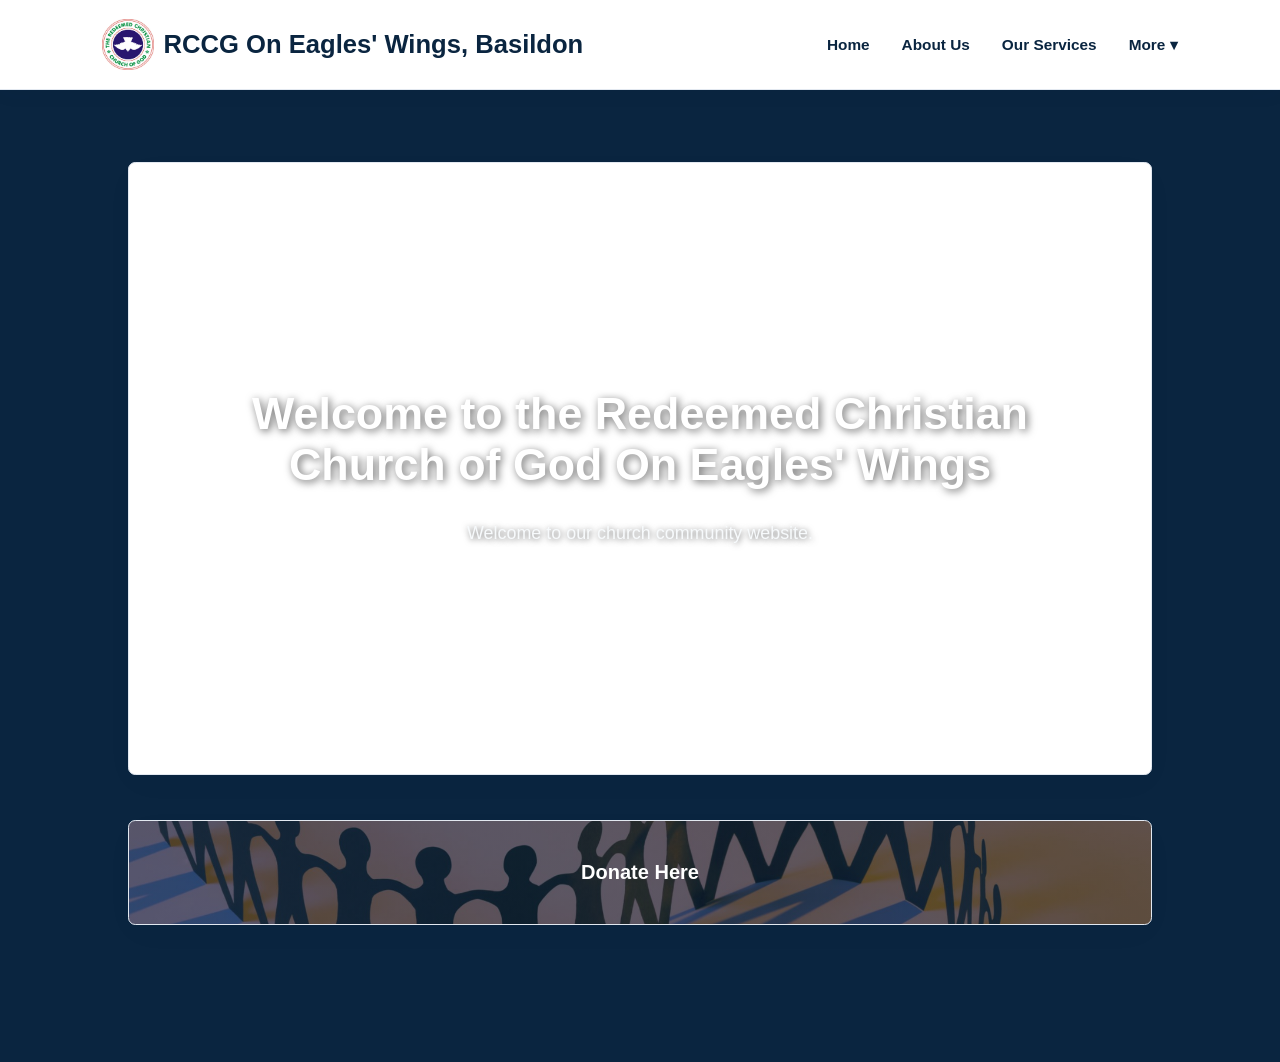
<file: index.html>
<!DOCTYPE html>
<html lang="en">
<head>
    <meta charset="UTF-8">
    <meta name="viewport" content="width=device-width, initial-scale=1.0">
    <title>On Eagles Wings</title>
    <meta name="description" content="Welcome to On Eagles Wings. Discover our mission, upcoming community programs, and how you can get involved.">
    <link rel="stylesheet" href="stylesheets.css">
    <link rel="icon" type="image/jpg" href="Assets/rccg logo.jpg" />
</head>
<body>
    
<header id="Menubar">
    
<div class="rccg_logo">
     <a href="index.html" class="logo">
   <img src="Assets/rccg logo.jpg" id="sitelogo" /> <p>RCCG On Eagles' Wings, Basildon</p>
     </a>
  </div>

<div class="menulinks-wrapper">
    <a href="index.html">Home</a>
    <a href="about.html">About Us</a>
    <a href="services.html">Our Services</a>
    
    <div class="dropdown">
        <button class="dropbtn">More ▾</button>
        <div class="dropdown-content">
            <a href="contact.html">Contact Us</a>
            <a href="donations.html">Donate Here</a>
        </div>
    </div>
</div>
    
</header>

    <div class="Contentarea" id="homepage">
        <h1>Welcome to the Redeemed Christian Church of God On Eagles' Wings</h1>
        <p>Welcome to our church community website.</p>
    </div>
<div class="Contentarea" id="donhere">
        <a href="donations.html">Donate Here</a>
    </div>
    
</body>
</html>
</file>
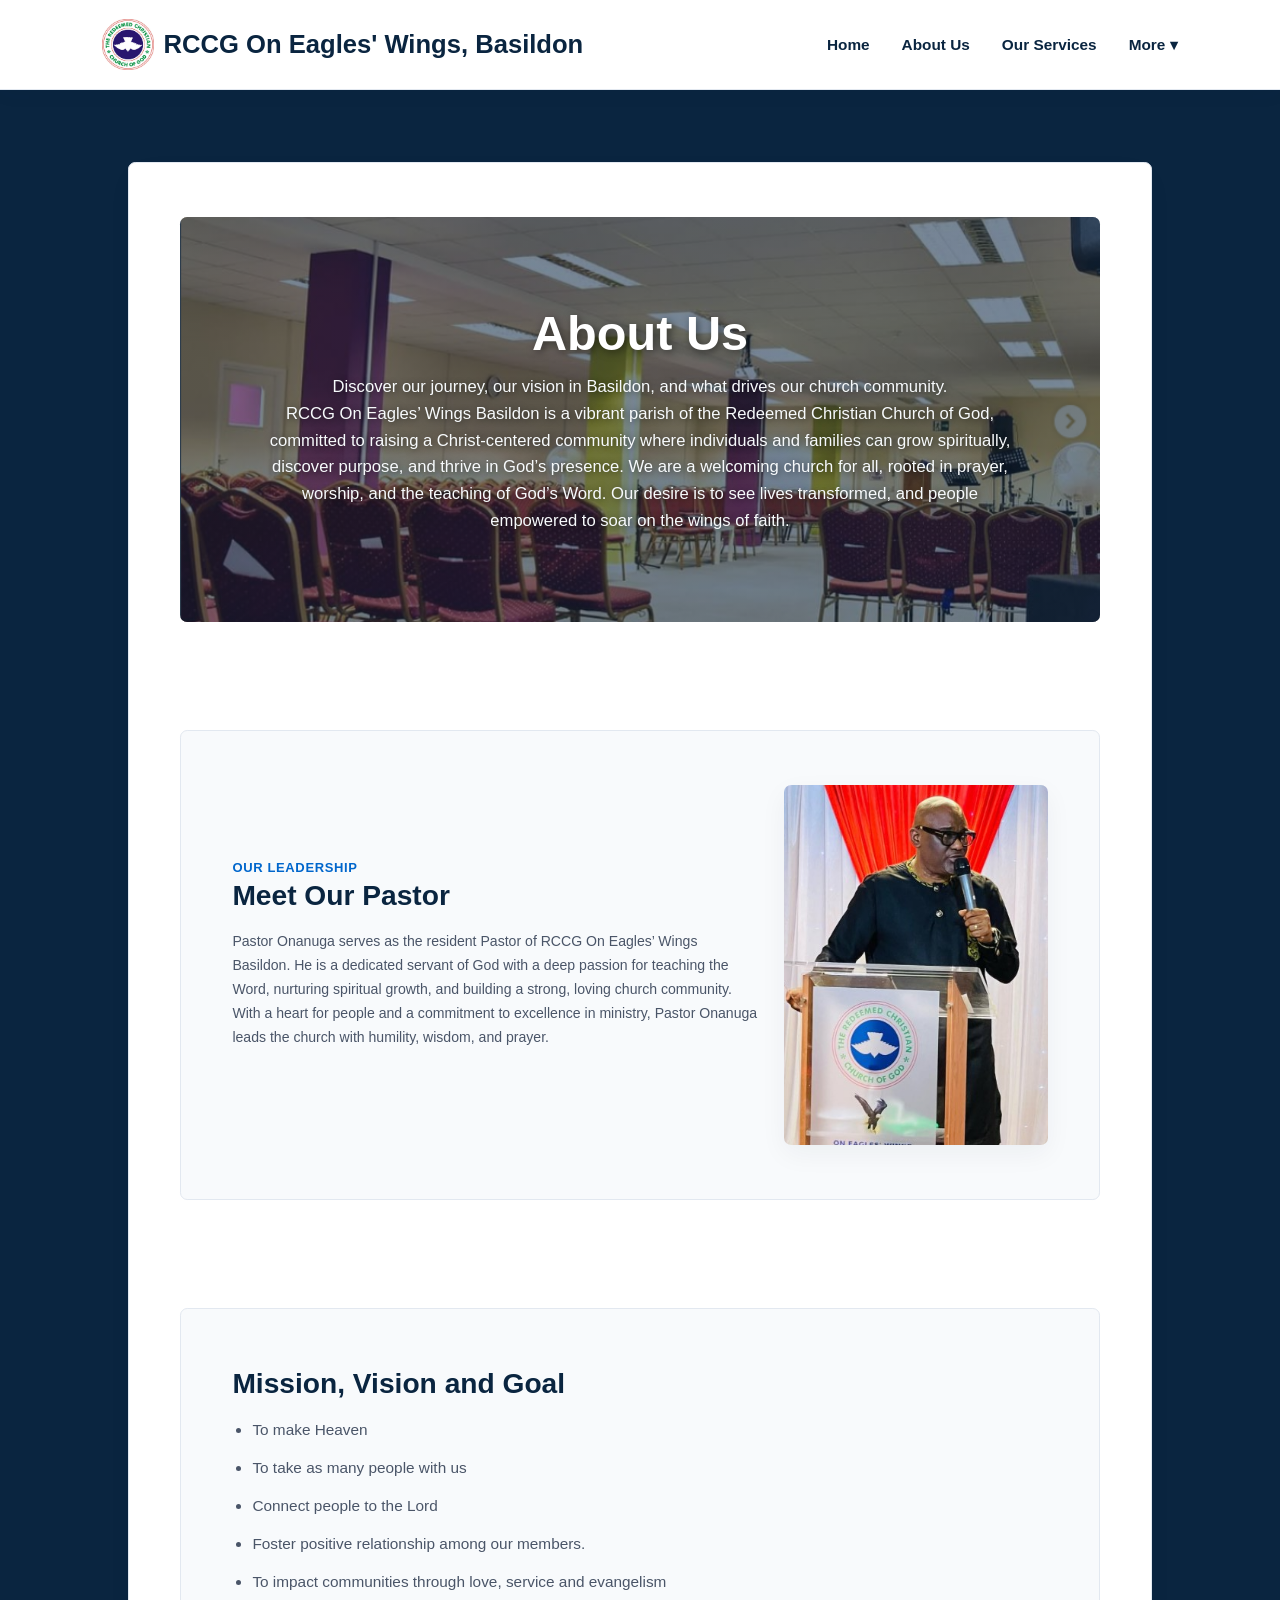
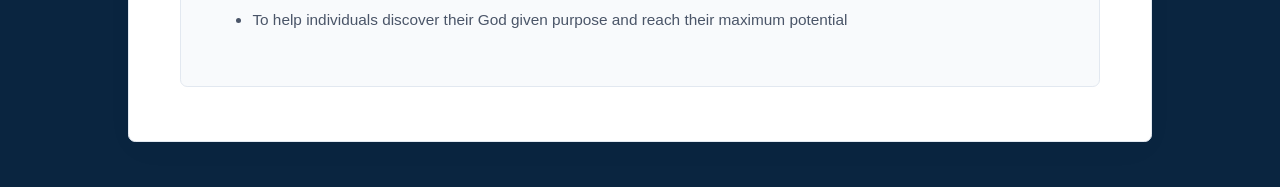
<file: about.html>
<!DOCTYPE html>
<html lang="en">
<head>
    <meta charset="UTF-8">
    <meta name="viewport" content="width=device-width, initial-scale=1.0">
    <title>On Eagles Wings</title>
    <meta name="description" content="Welcome to On Eagles Wings. Discover our mission, upcoming community programs, and how you can get involved.">
    <link rel="stylesheet" href="stylesheets.css">
    <link rel="icon" type="image/jpg" href="Assets/rccg logo.jpg" />
</head>
<body>
    
    <header id="Menubar">

<div class="rccg_logo">
     <a href="index.html" class="logo">
   <img src="Assets/rccg logo.jpg" id="sitelogo" /> <p>RCCG On Eagles' Wings, Basildon</p>
     </a>
  </div>
        
        <div class="menulinks-wrapper">
            <a href="index.html">Home</a>
            <a href="about.html">About Us</a>
            <a href="services.html">Our Services</a>
            
            <div class="dropdown">
                <button class="dropbtn">More ▾</button>
                <div class="dropdown-content">
                    <a href="contact.html">Contact Us</a>
                    <a href="donations.html">Donate Here</a>
                </div>
            </div>
        </div>
    </header>

<div class="Contentarea" id="aboutpage">
    <div class="image-text">
        <img src="Assets/about-us-background-image.png" alt="rccg-church" class="imagebanner"/>
        <div class="page1-text">
            <h1>About Us</h1>
            <p>Discover our journey, our vision in Basildon, and what drives our church community.</p>
            <p>RCCG On Eagles’ Wings Basildon is a vibrant parish of the Redeemed Christian Church of God, committed to raising a Christ‑centered community where individuals and families can grow spiritually, discover purpose, and thrive in God’s presence. We are a welcoming church for all, rooted in prayer, worship, and the teaching of God’s Word. Our desire is to see lives transformed, and people empowered to soar on the wings of faith.</p>
        </div>
    </div>
    
<div class="pastor-section">
    <div class="pastor-textcolumn">
    <span class="pstr-subtitle">Our Leadership</span>
    <h2>Meet Our Pastor</h2>
    <p>Pastor Onanuga serves as the resident Pastor of RCCG On Eagles’ Wings Basildon. He is a dedicated servant of God with a deep passion for teaching the Word, nurturing spiritual growth, and building a strong, loving church community. With a heart for people and a commitment to excellence in ministry, Pastor Onanuga leads the church with humility, wisdom, and prayer.</p>
 </div>

    <div class="image-column">
        <div class="pastor-image">
            <img src="Assets/Pastor-image.jpg" class="pst-pic"/>
        </div>
    </div>
</div>

<div class="church-values">
    <div class="values-text">
    <h2>Mission, Vision and Goal</h2>
        <ul>
            <li>To make Heaven</li>
            <li>To take as many people with us</li>
            <li>Connect people to the Lord</li>
            <li>Foster positive relationship among our members.</li>
            <li>To impact communities through love, service and evangelism</li>
            <li>To help individuals discover their God given purpose and reach their maximum potential</li>
        </ul>
   </div>  
  </div>
</div>

</body>
</html>
</file>
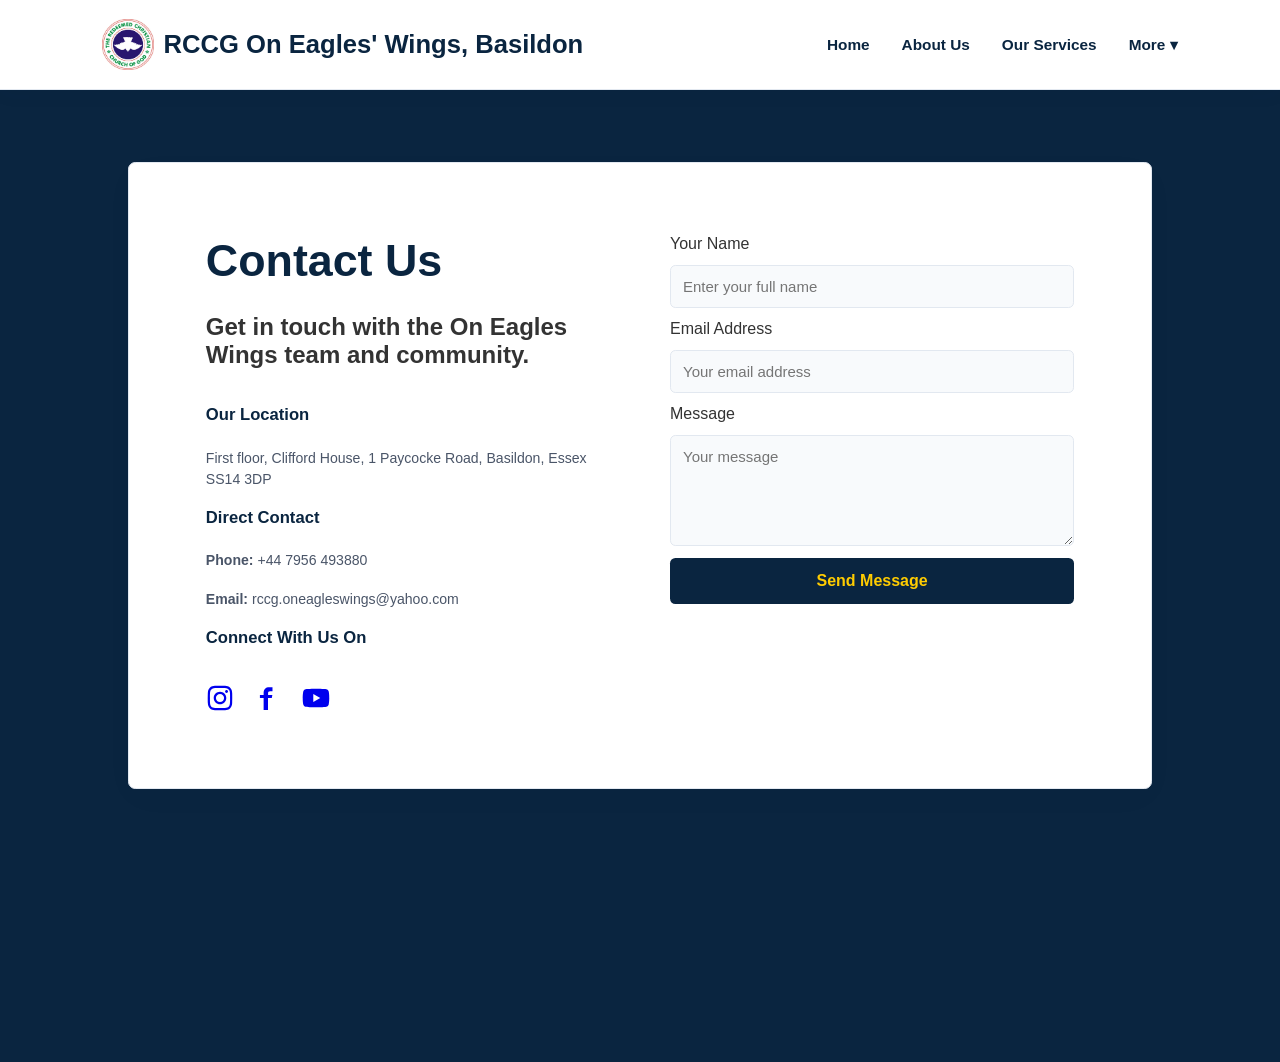
<file: contact.html>
<!DOCTYPE html>
<html lang="en">
<head>
    <meta charset="UTF-8">
    <meta name="viewport" content="width=device-width, initial-scale=1.0">
    <title>On Eagles Wings</title>
    <meta name="description" content="Welcome to On Eagles Wings. Discover our mission, upcoming community programs, and how you can get involved.">
    <link rel="stylesheet" href="https://cloudflare.com">
    <link rel="stylesheet" href="stylesheets.css">
    <link rel="icon" type="image/jpg" href="Assets/rccg logo.jpg" />
</head>
<body>
    
    <header id="Menubar">

<div class="rccg_logo">
     <a href="index.html" class="logo">
   <img src="Assets/rccg logo.jpg" id="sitelogo" /> <p>RCCG On Eagles' Wings, Basildon</p>
     </a>
  </div>
        
        <div class="menulinks-wrapper">
            <a href="index.html">Home</a>
            <a href="about.html">About Us</a>
            <a href="services.html">Our Services</a>
            
            <div class="dropdown">
                <button class="dropbtn">More ▾</button>
                <div class="dropdown-content">
                    <a href="contact.html">Contact Us</a>
                    <a href="donations.html">Donate Here</a>
                </div>
            </div>
        </div>
    </header>

<div class="Contentarea" id="contactpage"> 
    <div class="contact-info"> 
        <h1>Contact Us</h1> 
        <h2>Get in touch with the On Eagles Wings team and community.</h2> 
      <div class="contactdetails">
            <h3>Our Location</h3>
            <p>First floor, Clifford House, 1 Paycocke Road, Basildon, Essex SS14 3DP</p>
            <h3>Direct Contact</h3>
            <p><strong>Phone: </strong> +44 7956 493880</p>
            <p><strong>Email: </strong> rccg.oneagleswings@yahoo.com</p>

            <h3>Connect With Us On</h3>
            <div class="socialmedia">
              
                <a href="https://www.instagram.com/rccgoew/" target="_blank" class="social-links-icon" title="Instagram">
                    <svg viewBox="0 0 448 512" width="28" height="28" fill="currentColor">
                        <path d="M224.1 141c-63.6 0-114.9 51.3-114.9 114.9s51.3 114.9 114.9 114.9S339 319.5 339 255.9 287.7 141 224.1 141zm0 189.6c-41.1 0-74.7-33.5-74.7-74.7s33.5-74.7 74.7-74.7 74.7 33.5 74.7 74.7-33.6 74.7-74.7 74.7zm146.4-194.3c0 14.9-12 26.8-26.8 26.8-14.9 0-26.8-12-26.8-26.8s12-26.8 26.8-26.8 26.8 12 26.8 26.8zm76.1 27.2c-1.7-35.9-9.9-67.7-36.2-93.9-26.2-26.2-58-34.4-93.9-36.2-37-2.1-147.9-2.1-184.9 0-35.8 1.7-67.6 9.9-93.9 36.1s-34.4 58-36.2 93.9c-2.1 37-2.1 147.9 0 184.9 1.7 35.9 9.9 67.7 36.2 93.9s58 34.4 93.9 36.2c37 2.1 147.9 2.1 184.9 0 35.9-1.7 67.7-9.9 93.9-36.2 26.2-26.2 34.4-58 36.2-93.9 2.1-37 2.1-147.8 0-184.8zM398.8 388c-7.8 19.6-22.9 34.7-42.6 42.6-29.5 11.7-99.5 9-132.1 9s-102.7 2.6-132.1-9c-19.6-7.8-34.7-22.9-42.6-42.6-11.7-29.5-9-99.5-9-132.1s-2.6-102.7 9-132.1c7.8-19.6 22.9-34.7 42.6-42.6 29.5-11.7 99.5-9 132.1-9s102.7-2.6 132.1 9c19.6 7.8 34.7 22.9 42.6 42.6 11.7 29.5 9 99.5 9 132.1s2.7 102.7-9 132.1z"/>
                    </svg>
                </a>
            
                <a href="https://www.facebook.com/rccgoew/" target="_blank" class="social-links-icon" title="Facebook">
                    <svg viewBox="0 0 320 512" width="28" height="28" fill="currentColor">
                        <path d="M80 299.3V256H12v-54.7h68v-39.7c0-67.4 41.1-104 101.2-104 28.8 0 53.6 2.1 60.8 3v70.5h-41.7c-32.7 0-39 15.6-39 38.3V201.3h78.2l-10.2 54.7H160v221.7H80z"/>
                    </svg>
                </a>
            
                <a href="https://www.youtube.com/@rccgoneagleswings1833" target="_blank" class="social-links-icon" title="YouTube">
                    <svg viewBox="0 0 576 512" width="28" height="28" fill="currentColor">
                        <path d="M549.7 124.1c-6.3-23.7-24.8-42.3-48.3-48.6C458.8 64 288 64 288 64S117.2 64 74.6 75.5c-23.5 6.3-42 24.9-48.3 48.6-11.4 42.9-11.4 132.3-11.4 132.3s0 89.4 11.4 132.3c6.3 23.7 24.8 41.5 48.3 47.8C117.2 448 288 448 288 448s170.8 0 213.4-12.5c23.5-6.3 42-24.2 48.3-47.8 11.4-42.9 11.4-132.3 11.4-132.3s0-89.4-11.4-132.3zm-317.5 213.5V174.4l144 81.6-144 81.6z"/>
                    </svg>
                </a>
            </div>
        </div> 
    </div>
    
    <form id="contactform" action="https://api.staticforms.dev/submit" method="POST">
        
        <input type="hidden" name="apiKey" value="sf_b7a906cf0ae3da210720d269"/>
    
        <input type="hidden" name="subject" value="New Contact Message from RCCG OEW Website"/>
        
        <input type="text" name="honeypot" style="display:none"/>
    
        <label for="visitor-name">Your Name</label>
        <input type="text" id="visitor-name" name="name" required placeholder="Enter your full name"/>
    
        <label for="visitor-email">Email Address</label>
        <input type="email" id="visitor-email" name="email" required placeholder="Your email address"/>
    
        <label for="visitor-message">Message</label>
        <textarea id="visitor-message" name="message" rows="5" required placeholder="Your message"></textarea>
    
        <button type="submit" id="submitBtn">Send Message</button>
    
        <p id="formStatus" style="display: none; font-weight: bold; margin-top: 15px; font-size: 14px;"></p>
    </form>
</div>
    
    <script src="scriptsheet.js"></script>

    
</body>
</html>
</file>
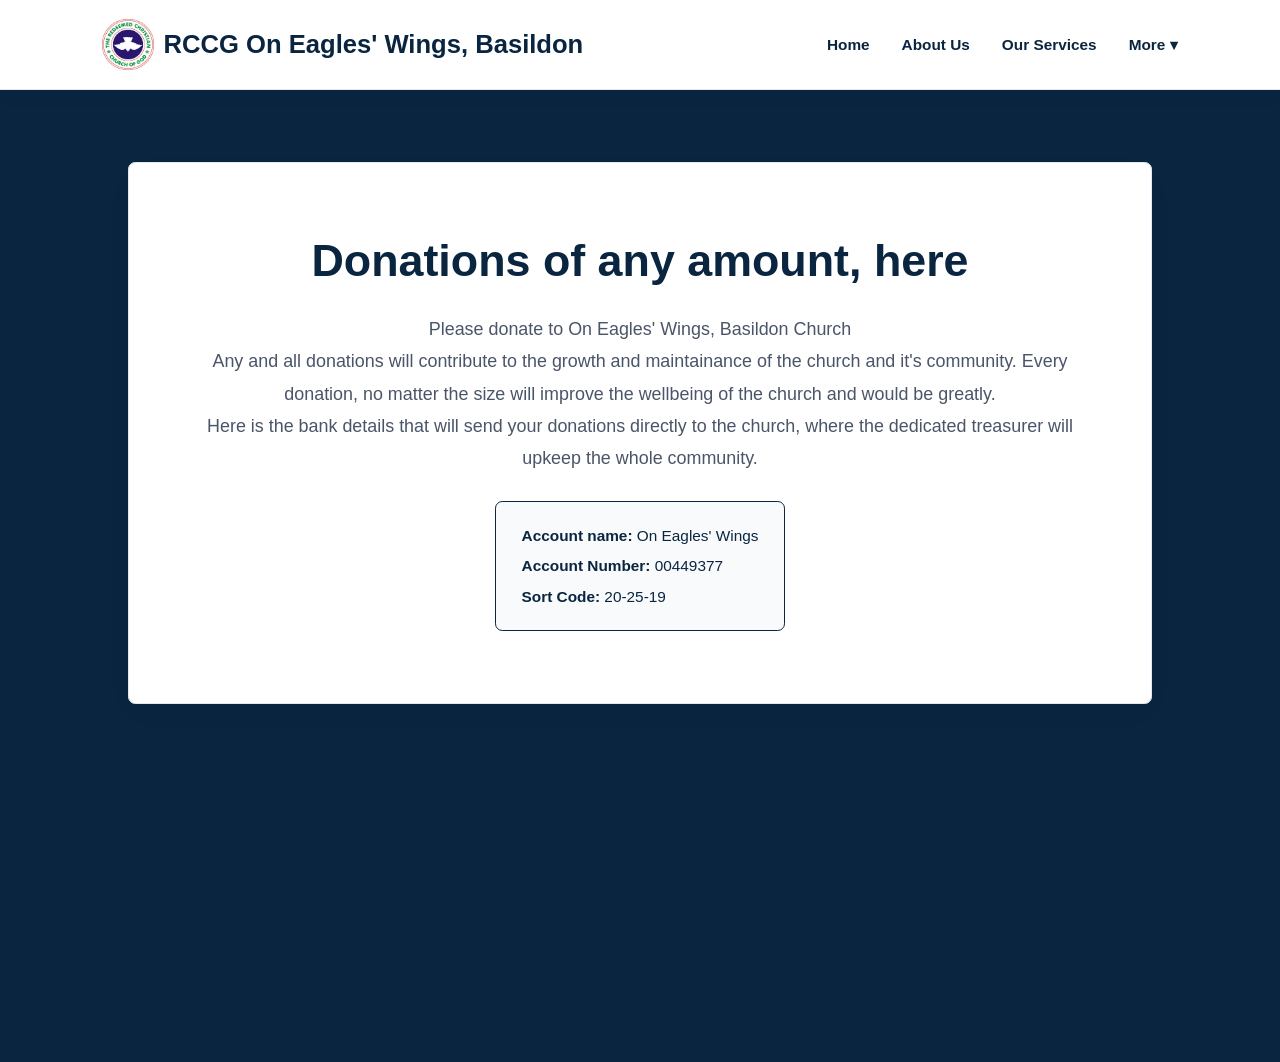
<file: donations.html>
<!DOCTYPE html>
<html lang="en">
<head>
    <meta charset="UTF-8">
    <meta name="viewport" content="width=device-width, initial-scale=1.0">
    <title>On Eagles Wings</title>
    <meta name="description" content="Welcome to On Eagles Wings. Discover our mission, upcoming community programs, and how you can get involved.">
    <link rel="stylesheet" href="stylesheets.css">
    <link rel="icon" type="image/jpg" href="Assets/rccg logo.jpg" />
</head>
<body>
    
<header id="Menubar">
    
<div class="rccg_logo">
     <a href="index.html" class="logo">
   <img src="Assets/rccg logo.jpg" id="sitelogo" /> <p>RCCG On Eagles' Wings, Basildon</p>
     </a>
  </div>

<div class="menulinks-wrapper">
    <a href="index.html">Home</a>
    <a href="about.html">About Us</a>
    <a href="services.html">Our Services</a>
    
    <div class="dropdown">
        <button class="dropbtn">More ▾</button>
        <div class="dropdown-content">
            <a href="contact.html">Contact Us</a>
          <a href="donations.html">Donate Here</a>
        </div>
    </div>
</div>
</header>

    <div class="Contentarea" id="donate">
        <h1>Donations of any amount, here</h1>
        <p>Please donate to On Eagles' Wings, Basildon Church</p>
      <p>Any and all donations will contribute to the growth and maintainance of the church and it's community. Every donation, no matter the size will improve the wellbeing of the church and would be greatly.</p>
      <p>Here is the bank details that will send your donations directly to the church, where the dedicated treasurer will upkeep the whole community.</p>
    <div class="Don_details">
      <p><strong>Account name:</strong> On Eagles' Wings</p>
      <p><strong>Account Number:</strong> 00449377</p>
      <p><strong>Sort Code:</strong> 20-25-19</p>
      </div>
    </div>

</body>
</html>
</file>
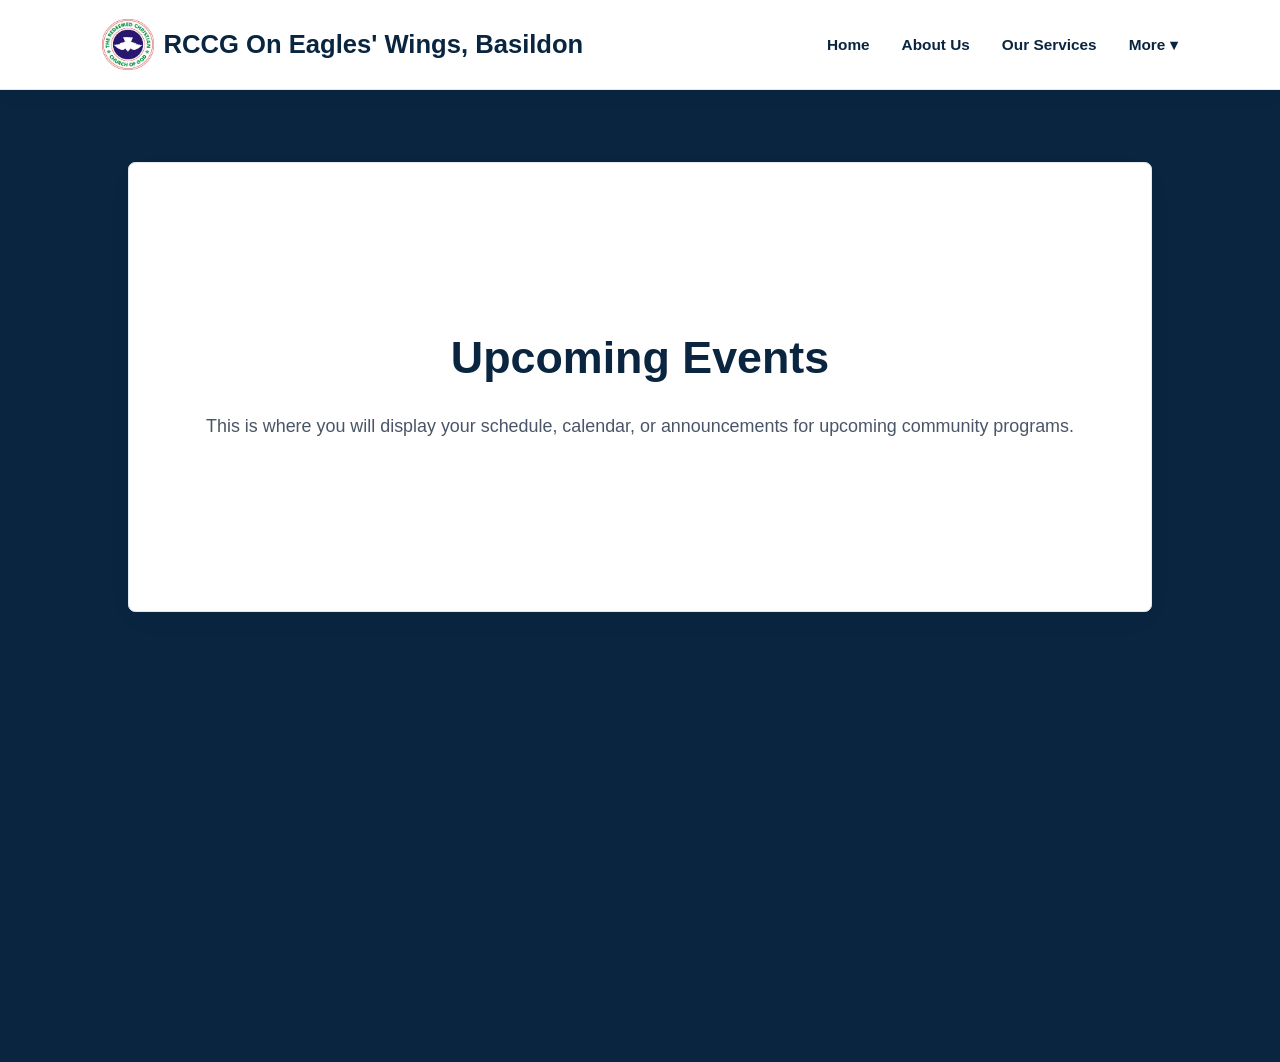
<file: events.html>
<!DOCTYPE html>
<html lang="en">
<head>
    <meta charset="UTF-8">
    <meta name="viewport" content="width=device-width, initial-scale=1.0">
    <title>On Eagles Wings</title>
    <meta name="description" content="Welcome to On Eagles Wings. Discover our mission, upcoming community programs, and how you can get involved.">
    <link rel="stylesheet" href="stylesheets.css">
    <link rel="icon" type="image/jpg" href="Assets/rccg logo.jpg" />
</head>
<body>
    
    <header id="Menubar">

<div class="rccg_logo">
     <a href="index.html" class="logo">
   <img src="Assets/rccg logo.jpg" id="sitelogo" /> <p>RCCG On Eagles' Wings, Basildon</p>
     </a>
  </div>
        
        <div class="menulinks-wrapper">
            <a href="index.html">Home</a>
            <a href="about.html">About Us</a>
            <a href="services.html">Our Services</a>
            
            <div class="dropdown">
                <button class="dropbtn">More ▾</button>
                <div class="dropdown-content">
                    <a href="events.html">Events</a>
                    <a href="contact.html">Contact Us</a>
                </div>
            </div>
        </div>
    </header>

    <div class="Contentarea">
        <h1>Upcoming Events</h1>
        <p>This is where you will display your schedule, calendar, or announcements for upcoming community programs.</p>
    </div>

</body>
</html>
</file>
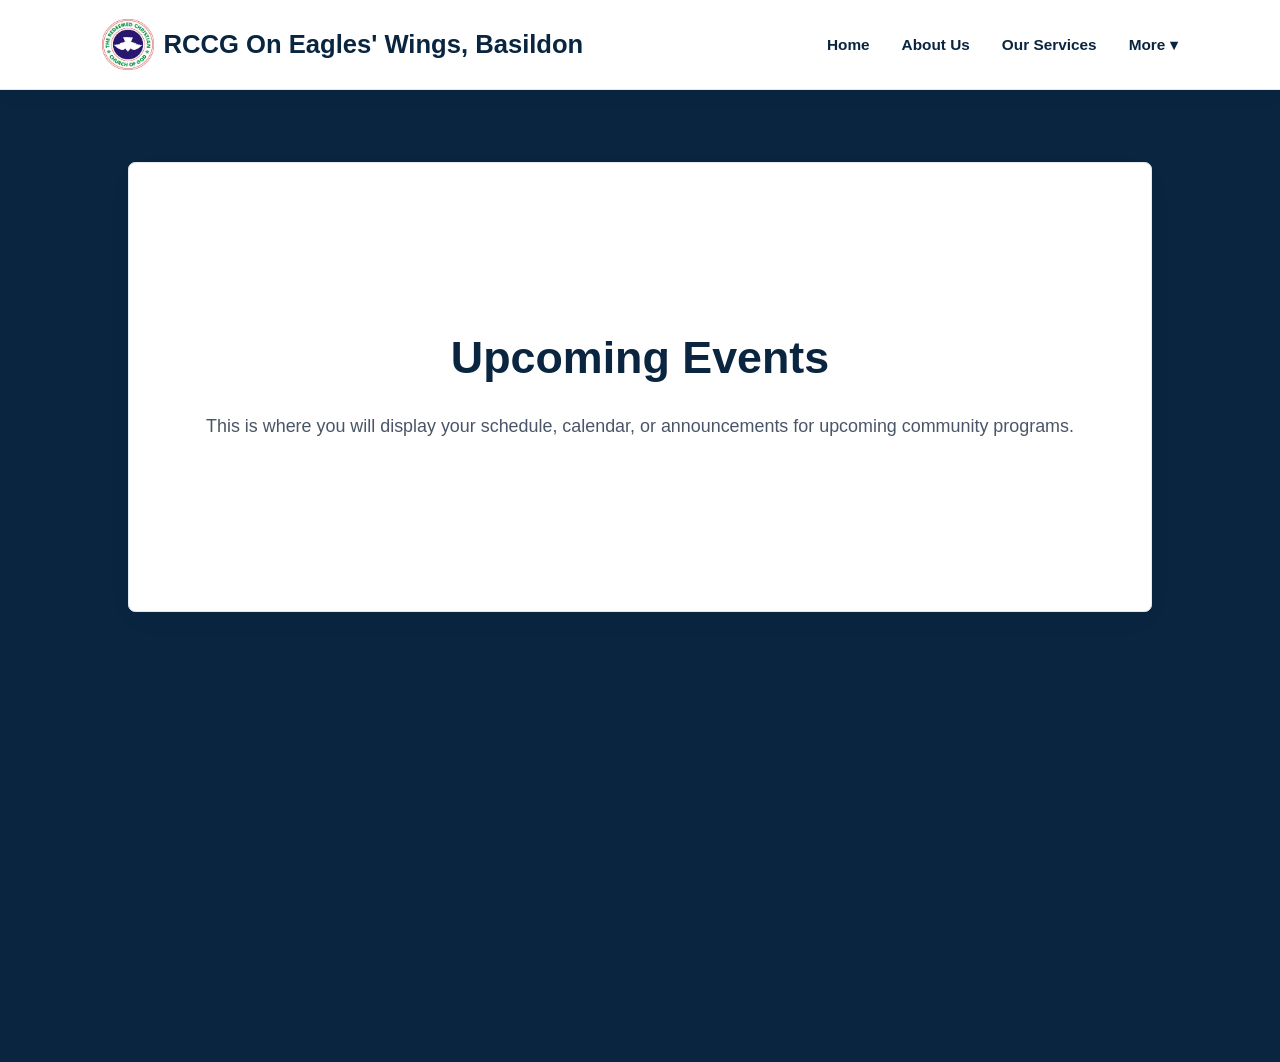
<file: gallery.html>
<!DOCTYPE html>
<html lang="en">
<head>
    <meta charset="UTF-8">
    <meta name="viewport" content="width=device-width, initial-scale=1.0">
    <title>On Eagles Wings</title>
    <meta name="description" content="Welcome to On Eagles Wings. Discover our mission, upcoming community programs, and how you can get involved.">
    <link rel="stylesheet" href="stylesheets.css">
    <link rel="icon" type="image/jpg" href="Assets/rccg logo.jpg" />
</head>
<body>
    
    <header id="Menubar">

<div class="rccg_logo">
     <a href="index.html" class="logo">
   <img src="Assets/rccg logo.jpg" id="sitelogo" /> <p>RCCG On Eagles' Wings, Basildon</p>
     </a>
  </div>
        
        <div class="menulinks-wrapper">
            <a href="index.html">Home</a>
            <a href="about.html">About Us</a>
            <a href="services.html">Our Services</a>
            
            <div class="dropdown">
                <button class="dropbtn">More ▾</button>
                <div class="dropdown-content">
                    <a href="gallery.html">Gallery</a>
                    <a href="contact.html">Contact Us</a>
                </div>
            </div>
        </div>
    </header>

    <div class="Contentarea">
        <h1>Upcoming Events</h1>
        <p>This is where you will display your schedule, calendar, or announcements for upcoming community programs.</p>
    </div>

</body>
</html>
</file>
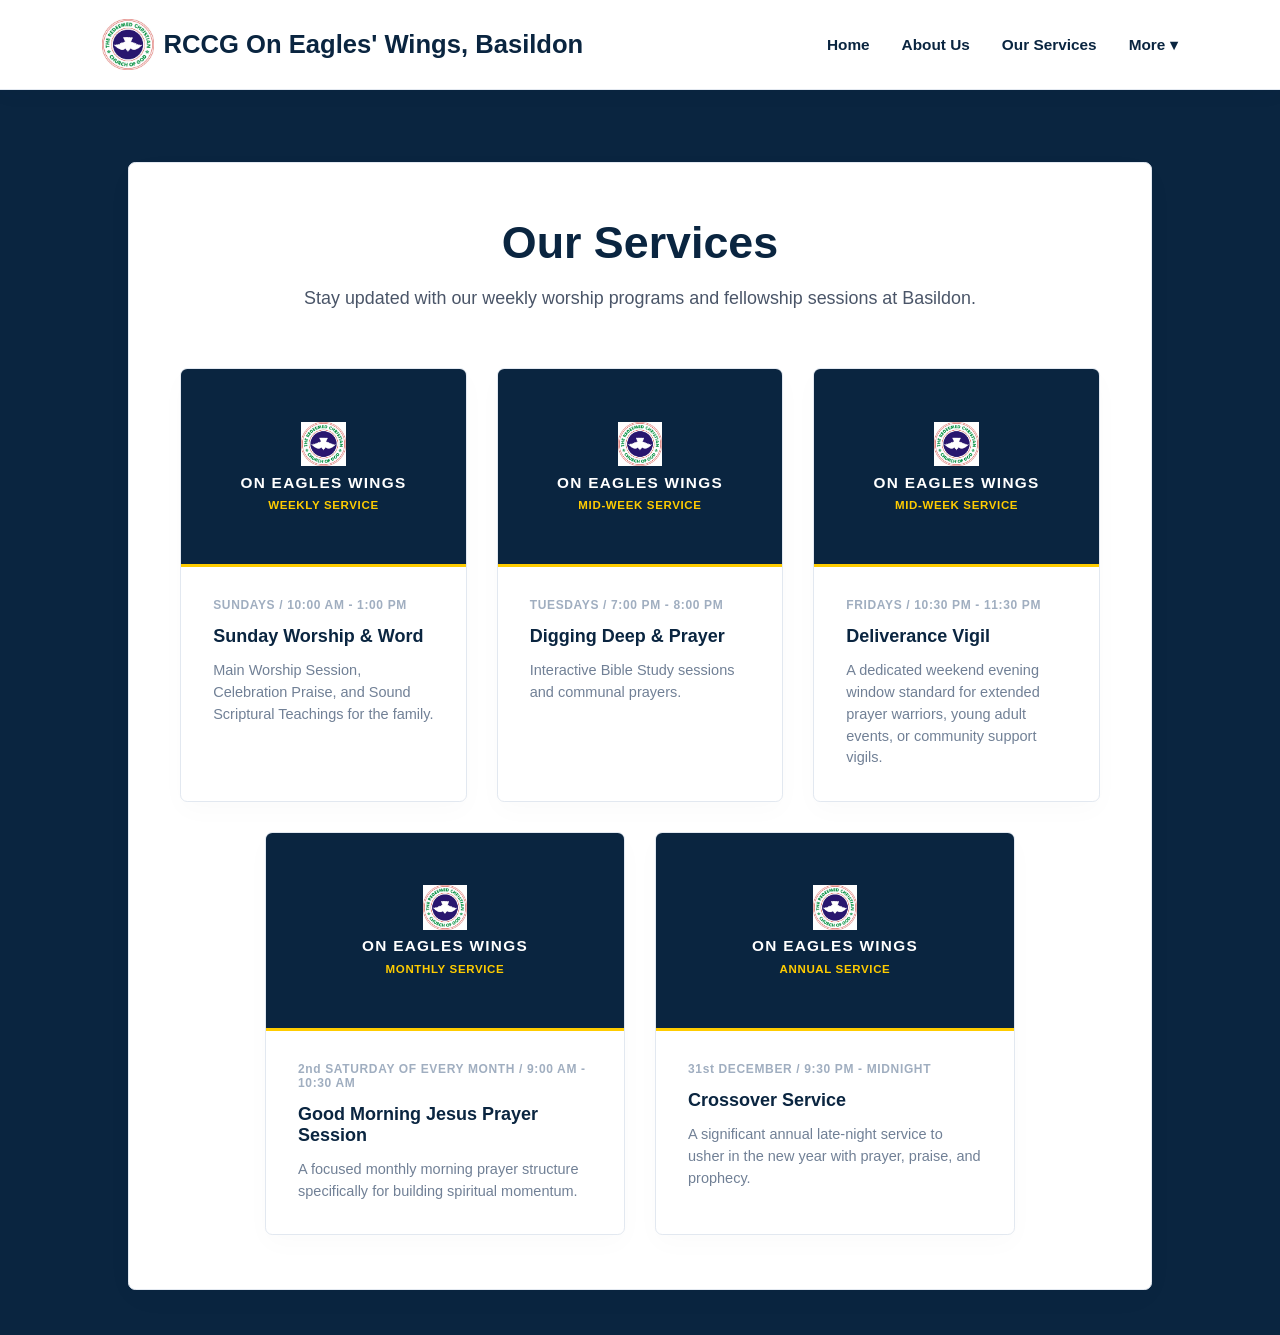
<file: services.html>
<!DOCTYPE html>
<html lang="en">
<head>
    <meta charset="UTF-8">
    <meta name="viewport" content="width=device-width, initial-scale=1.0">
    <title>On Eagles Wings</title>
    <meta name="description" content="Welcome to On Eagles Wings. Discover our mission, upcoming community programs, and how you can get involved.">
    <link rel="stylesheet" href="stylesheets.css">
    <link rel="icon" type="image/jpg" href="Assets/rccg logo.jpg" />
</head>
<body>
    
    <header id="Menubar">

<div class="rccg_logo">
     <a href="index.html" class="logo">
   <img src="Assets/rccg logo.jpg" id="sitelogo" /> <p>RCCG On Eagles' Wings, Basildon</p>
     </a>
  </div>
        
        <div class="menulinks-wrapper">
            <a href="index.html">Home</a>
            <a href="about.html">About Us</a>
            <a href="services.html">Our Services</a>
            
            <div class="dropdown">
                <button class="dropbtn">More ▾</button>
                <div class="dropdown-content">
                    <a href="contact.html">Contact Us</a>
                    <a href="donations.html">Donate Here</a>
                </div>
            </div>
        </div>
    </header>

    <div class="Contentarea" id="servicespage">
         
        <div class="services-intro-header">
        <h1>Our Services</h1>
        <p>Stay updated with our weekly worship programs and fellowship sessions at Basildon.</p>
    </div>

    <div class="gallery-grid">
        <div class="bulletin-card">
            <div class="card-graphic">
                <div class="graphic-logo-wrap">
                    <img src="Assets/rccg logo.jpg" alt="RCCG Emblem" class="card-logo-img"/>
                    <span class="graphic-main-title">ON EAGLES WINGS</span>
                    <span class="graphic-sub-title">WEEKLY SERVICE</span>
                </div>
            </div>
            <div class="card-info-content">
                <span class="card-date-tag">SUNDAYS / 10:00 AM - 1:00 PM</span>
                <h3>Sunday Worship & Word</h3>
                <p>Main Worship Session, Celebration Praise, and Sound Scriptural Teachings for the family.</p>
            </div>
        </div>

        <div class="bulletin-card">
            <div class="card-graphic">
                <div class="graphic-logo-wrap">
                    <img src="Assets/rccg logo.jpg" alt="RCCG Emblem" class="card-logo-img"/>
                    <span class="graphic-main-title">ON EAGLES WINGS</span>
                    <span class="graphic-sub-title">MID-WEEK SERVICE</span>
                </div>
            </div>
            <div class="card-info-content">
                <span class="card-date-tag">TUESDAYS / 7:00 PM - 8:00 PM</span>
                <h3>Digging Deep & Prayer</h3>
                <p>Interactive Bible Study sessions and communal prayers.</p>
            </div>
        </div>

        <div class="bulletin-card">
            <div class="card-graphic">
                <div class="graphic-logo-wrap">
                    <img src="Assets/rccg logo.jpg" alt="RCCG Emblem" class="card-logo-img"/>
                    <span class="graphic-main-title">ON EAGLES WINGS</span>
                    <span class="graphic-sub-title">MID-WEEK SERVICE</span>
                </div>
            </div>
            <div class="card-info-content">
                <span class="card-date-tag">FRIDAYS / 10:30 PM - 11:30 PM</span>
                <h3>Deliverance Vigil</h3>
                <p>A dedicated weekend evening window standard for extended prayer warriors, young adult events, or community support vigils.</p>
            </div>
        </div>

            <div class="bulletin-card">
            <div class="card-graphic">
                <div class="graphic-logo-wrap">
                    <img src="Assets/rccg logo.jpg" alt="RCCG Emblem" class="card-logo-img"/>
                    <span class="graphic-main-title">ON EAGLES WINGS</span>
                    <span class="graphic-sub-title">MONTHLY SERVICE</span>
                </div>
            </div>
            <div class="card-info-content">
                <span class="card-date-tag">2nd SATURDAY OF EVERY MONTH / 9:00 AM - 10:30 AM</span>
                <h3>Good Morning Jesus Prayer Session</h3>
                <p>A focused monthly morning prayer structure specifically for building spiritual momentum.</p>
            </div>
        </div>

                <div class="bulletin-card">
            <div class="card-graphic">
                <div class="graphic-logo-wrap">
                    <img src="Assets/rccg logo.jpg" alt="RCCG Emblem" class="card-logo-img"/>
                    <span class="graphic-main-title">ON EAGLES WINGS</span>
                    <span class="graphic-sub-title">ANNUAL SERVICE</span>
                </div>
            </div>
            <div class="card-info-content">
                <span class="card-date-tag">31st DECEMBER / 9:30 PM - MIDNIGHT</span>
                <h3>Crossover Service</h3>
                <p>A significant annual late-night service to usher in the new year with prayer, praise, and prophecy.</p>
            </div>
        </div>
        
    </div>
</div>

</body>
</html>
</file>
<file: stylesheets.css>
* {
    margin: 0;
    padding: 0;
    box-sizing: border-box;
    font-family: 'Segoe UI', Tahoma, Geneva, Verdana, sans-serif;
}

body {
    background-color: #0A2540;
    color: #333333;
    min-height: 100vh; 
    width: auto; 
    overflow-x: hidden; 
}

#Menubar {
    position: fixed;
    top: 0;
    left: 0;
    width: 100vw;
    height: 10vh; 
    background-color: #ffffff; 
    padding: 0 8vw; 
    display: flex;
    justify-content: space-between; 
    align-items: center;
    border-bottom: 0.2vh solid #e2e8f0; 
    box-shadow: 0 0.5vh 2vh rgba(10, 37, 64, 0.04);
    z-index: 1000;
}

.menulinks-wrapper {
    display: flex;
    align-items: center;
    height: 100%;
}

.menulinks-wrapper a {
    text-decoration: none;
    color: #0A2540;
    font-weight: 600;
    margin-left: 2.5vw;
    font-size: clamp(14px, 1.2vw, 18px);
    transition: color 0.2s ease-in-out;
}

.menulinks-wrapper a:hover {
    color: #0066cc; 
}

.dropdown {
    position: relative;
    display: inline-block;
    margin-left: 2.5vw;
}

.dropdown .dropbtn {
    background: none;
    border: none;
    color: #0A2540;
    font-weight: 600;
    font-size: clamp(14px, 1.2vw, 18px);
    cursor: pointer;
    font-family: inherit;
    padding: 0;
    transition: color 0.2s ease-in-out;
}

.dropdown:hover .dropbtn {
    color: #0066cc;
}

.dropdown-content {
    display: none;
    position: absolute;
    right: 0;
    background-color: #ffffff;
    min-width: 14vw;
    min-width: 160px; 
    box-shadow: 0 1vh 3vh rgba(10, 37, 64, 0.1);
    border-radius: 0.6vh;
    padding: 0; 
    z-index: 1050;
    border: 0.1vh solid #e2e8f0;
    margin-top: 0; 
    padding-top: 10px; 
}

.dropdown-content a {
    color: #333333;
    padding: 1.5vh 2vw;
    text-decoration: none;
    display: block;
    margin-left: 0 !important; 
    font-weight: 500;
    font-size: clamp(13px, 1.1vw, 16px);
}

.dropdown-content a:hover {
    background-color: #f4f7fa;
    color: #0066cc;
}

.dropdown:hover .dropdown-content {
    display: block;
}

#sitelogo{
    width: 4vw;
    min-width: 40px;
    max-width: 80px;
    max-height: 8vh;
    vertical-align: middle;
}

.rccg_logo .logo p {
    color: #0A2540;
    font-size: 2vw;
    font-weight: bold;
    font-family: 'Segoe UI', Tahoma, Geneva, Verdana, sans-serif;
    margin: 0;
}

.rccg_logo .logo {
    display: flex !important;
    align-items: center;
    gap: 10px;
    text-decoration: none;
}

.Contentarea {
    width: 80vw;
    max-width: 1200px;
    margin: 18vh auto 5vh auto;
    padding: 8vh 6vw;
    min-height: 50vh;
    display: flex;
    flex-direction: column;
    justify-content: center;
    align-items: center;
    background-color: #ffffff; 
    border-radius: 0.8vh;
    border: 0.1vh solid #e2e8f0;
    box-shadow: 0 1vh 4vh rgba(10, 37, 64, 0.02);
    text-align: center;
}

.Contentarea h1 {
    font-size: clamp(28px, 3.5vw, 48px);
    color: #0A2540;
    margin-bottom: 3vh;
}

.Contentarea p {
    font-size: clamp(16px, 1.4vw, 20px);
    color: #4a5568;
    line-height: 1.8;
}

#homepage.Contentarea {
    width: 80vw;
    max-width: 1200px;
    margin: 18vh auto 5vh auto;
    padding: 25vh 6vw;
    min-height: 60vh;
    display: flex;
    flex-direction: column;
    justify-content: center;
    align-items: center;
    border-radius: 0.8vh;
    border: 0.1vh solid #e2e8f0;
    box-shadow: 0 1vh 4vh rgba(10, 37, 64, 0.02);
    text-align: center;
    background-size: cover;
    background-position: center;
    background-repeat: no-repeat;
    animation: homepage-image-slider 15s infinite ease-in-out; 
}

#homepage.Contentarea h1 {
    font-size: clamp(28px, 3.5vw, 48px);
    color: #ffffff !important;
    margin-bottom: 3vh;
    text-shadow: 2px 2px 8px rgba(0, 0, 0, 0.6);
}

#homepage.Contentarea p {
    font-size: clamp(16px, 1.4vw, 20px);
    color: #f7fafc !important;
    line-height: 1.8;
    text-shadow: 1px 1px 6px rgba(0, 0, 0, 0.6);
}

@keyframes homepage-image-slider {
    0%, 16% {
        background-image:linear-gradient(rgba(10, 37, 64, 0.6), rgba(10, 37, 64, 0.6)), url('Assets/home-image0.png');
    }
    20%, 36% {
        background-image:linear-gradient(rgba(10, 37, 64, 0.6), rgba(10, 37, 64, 0.6)), url('Assets/home-image2.png');
    }
    40%, 56% {
        background-image:linear-gradient(rgba(10, 37, 64, 0.6), rgba(10, 37, 64, 0.6)), url('Assets/home-image1.png');
    }
    60%, 76% {
        background-image:linear-gradient(rgba(10, 37, 64, 0.6), rgba(10, 37, 64, 0.6)), url('Assets/home-image3.png');
    }
    80%, 96% {
        background-image:linear-gradient(rgba(10, 37, 64, 0.6), rgba(10, 37, 64, 0.6)), url('Assets/home-image4.png');
    }
    100% {
        background-image:linear-gradient(rgba(10, 37, 64, 0.6), rgba(10, 37, 64, 0.6)), url('Assets/home-image0.png');
    }
}

#contactpage.Contentarea {
    display: flex !important;
    flex-direction: row;
    flex-wrap: wrap;
    align-items: flex-start; 
    gap: 60px;
    text-align: left;
}

#contactpage .contact-info {
    flex: 1;
    min-width: 320px;         
}

#contactpage .contactdetails {
    margin-top: 4vh;
    display: flex;
    flex-direction: column;
    gap: 2vh;
    text-align: left;
}

#contactpage .contactdetails h3 {
    color: #0A2540; 
    font-size: clamp(16px, 1.3vw, 20px);
    margin-bottom: 0.5vh;
}

#contactpage .contactdetails p {
    color: #4a5568 !important;
    font-size: clamp(14px, 1.1vw, 16px);
    line-height: 1.5;
    margin: 0;
}

#contactpage #contactform {
    flex: 1;
    min-width: 320px;
    display: flex;
    flex-direction: column;   
    gap: 12px;
}

#contactform input[type="text"],
#contactform input[type="email"],
#contactform textarea {
    padding: 12px;
    border: 0.15vh solid #e2e8f0;
    border-radius: 0.6vh;
    background-color: #f8fafc;
    font-family: inherit;
    font-size: 15px;
}

#contactform button {
    background-color: #0A2540;
    color: #FFCC00;
    border: none;
    padding: 14px;
    border-radius: 0.6vh;
    cursor: pointer;
    font-weight: bold;
    font-size: 16px;
}

#contactpage .socialmedia{
    display: flex;
    gap: 20px;
    margin-top: 1.5vh;
}

#contactpage .social-links-icon i {
    color: #0A2540;
    display: inline-block;
    transition: color 0.2s ease-in-out;
}

#contactpage .social-links-icon:hover {
    color: #0066cc;
}

#aboutpage.Contentarea {
    display: flex;
    flex-direction: column;
    gap: 8vh;
    padding: 6vh 4vw;
}

.image-text {
    width: 100%;
    position: relative; 
    display: flex;
    flex-direction: column;
    justify-content: center;
    align-items: center;
}

.imagebanner {
    width: 100%;
    height: 45vh;       
    object-fit: cover;  
    border-radius: 0.8vh;
    display: block;
}

.image-text::after {
    content: '';
    position: absolute;
    top: 0;
    left: 0;
    width: 100%;
    height: 100%;
    background: linear-gradient(rgba(10, 37, 64, 0.55), rgba(10, 37, 64, 0.55));
    border-radius: 0.8vh;
    pointer-events: none;
}

.page1-text {
    position: absolute;
    z-index: 2; 
    text-align: center;
    padding: 0 4vw;
}

.page1-text h1 {
    color: #ffffff; 
    font-size: clamp(32px, 3.8vw, 54px);
    margin-bottom: 1.5vh;
    text-shadow: 2px 2px 8px rgba(0, 0, 0, 0.5); 
}

.page1-text p {
    color: #f7fafc !important;
    max-width: 750px;
    margin: 0 auto;
    font-size: clamp(15px, 1.3vw, 19px);
    line-height: 1.6;
    text-shadow: 1px 1px 6px rgba(0, 0, 0, 0.5);
}

.pastor-section {
    width: 100%;
    display: flex;
    flex-direction: row;       
    flex-wrap: wrap;            
    align-items: center;        
    gap: 25px;                  
    text-align: left;          
    background-color: #f8fafc;  
    padding: 6vh 4vw;
    border-radius: 0.8vh;
    border: 0.15vh solid #e2e8f0;
    margin-top: 4vh;
    box-sizing: border-box;
}

.pastor-textcolumn {
   flex: 2;
   min-width: 0 !important;  
}

.pstr-subtitle {
    color: #0066cc;
    font-weight: 700;
    font-size: 13px;
    text-transform: uppercase;
    letter-spacing: 0.05vw;  
}

.pastor-textcolumn h2 {
    color: #0A2540;
    margin: 0.5vh 0 2vh 0;
    font-size: clamp(24px, 2.2vw, 32px);  
}

.pastor-textcolumn p {
    color: #4a5568 !important;
    line-height: 1.7;
    margin-bottom: 2.5vh;
    font-size: clamp(14px, 1.1vw, 16px);
}

.image-column {
    flex: 1;                    
    min-width: 0 !important;
    display: flex;
    justify-content: center; 
}

.pastor-image {
    width: 100%;
    max-width: 320px; 
    box-shadow: 0 1vh 3vh rgba(10, 37, 64, 0.05);
    border-radius: 0.8vh;
    overflow: hidden;  
}

.pst-pic {
   width: 100%;
    height: 40vh;          
    object-fit: cover;          
    display: block; 
}

.church-values {
    width: 100%;
    display: flex;
    flex-direction: row;       
    flex-wrap: wrap;            
    align-items: center;        
    gap: 50px;                  
    text-align: left;          
    background-color: #f8fafc;  
    padding: 6vh 4vw;
    border-radius: 0.8vh;
    border: 0.15vh solid #e2e8f0;
    margin-top: 4vh;  
}

.values-text {
   flex: 2;
    min-width: 320px;  
}

.values-text h2{
    color: #0A2540;
    margin: 0.5vh 0 2vh 0;
    font-size: clamp(24px, 2.2vw, 32px); 
}

.values-text ul {
    padding-left: 20px;          
    display: flex;
    flex-direction: column;
    gap: 1.5vh;                 
}

.values-text li {
    color: #4a5568 !important;  
    font-size: clamp(15px, 1.2vw, 17px);
    line-height: 1.6;
    font-family: 'Segoe UI', Tahoma, Geneva, Verdana, sans-serif;
}

#servicespage.Contentarea {
    display: flex;
    flex-direction: column;
    gap: 6vh;
    padding: 6vh 4vw;
    text-align: left;
}

.services-intro-header {
    text-align: center; 
    width: 100%;
}

.services-intro-header h1 {
    color: #0A2540;
    margin-bottom: 1.5vh;
}

.services-intro-header p {
    color: #4a5568 !important;
    max-width: 700px;
    margin: 0 auto;
}

.gallery-grid {
    display: flex;
    flex-direction: row;
    flex-wrap: wrap;           
    justify-content: center;   
    gap: 30px;                  
    width: 100%;
}

.bulletin-card {
    background-color: #ffffff;
    border: 0.15vh solid #e2e8f0;
    border-radius: 0.8vh;
    overflow: hidden;       
    flex: 1;
    min-width: 280px;
    max-width: 360px;        
    box-shadow: 0 1vh 3vh rgba(10, 37, 64, 0.02);
    display: flex;
    flex-direction: column;
}

.card-graphic {
    background-color: #0A2540;  
    height: 22vh;            
    display: flex;
    justify-content: center;
    align-items: center;
    padding: 2vh 2vw;
    border-bottom: 0.4vh solid #FFCC00; 
}

.graphic-logo-wrap {
    text-align: center;
    display: flex;
    flex-direction: column;
    align-items: center;
    gap: 0.8vh;
}

.card-logo-img {
    width: 3.5vw;
    min-width: 35px;
    max-width: 55px;
    height: auto;
}

.graphic-main-title {
    color: #ffffff;
    font-weight: 700;
    font-size: clamp(14px, 1.2vw, 17px);
    letter-spacing: 0.1vw;
}

.graphic-sub-title {
    color: #FFCC00;           
    font-weight: 600;
    font-size: clamp(10px, 0.9vw, 13px);
    letter-spacing: 0.05vw;
    text-transform: uppercase;
}

.card-info-content {
    padding: 3.5vh 2.5vw;
    display: flex;
    flex-direction: column;
    gap: 1vh;
}

.card-date-tag {
    color: #a0aec0;        
    font-size: 12px;
    font-weight: 700;
    letter-spacing: 0.05vw;
}

.card-info-content h3 {
    color: #0A2540;
    font-size: clamp(18px, 1.4vw, 22px);
    font-weight: 600;
    margin: 0.5vh 0;
}

.card-info-content p {
    color: #718096 !important; 
    font-size: 14.5px;
    line-height: 1.5;
    margin: 0;
}

#donhere.Contentarea {
    overflow-x: hidden; 
    min-height: auto !important;
    background-image: linear-gradient(rgba(10, 37, 64, 0.6), rgba(10, 37, 64, 0.6)), url('Assets/Community_Image.png');
    background-size: cover;
    background-position: center;
    justify-content: center;
    display: flex;
    padding: 40px 0;
    margin: 2vh auto 5vh auto !important;
}

#donhere.Contentarea a {
    color: #ffffff; 
    text-decoration: none; 
    font-family: 'Segoe UI', Tahoma, Geneva, Verdana, sans-serif;
    font-weight: bold;
    font-size: 20px; 
}

.Don_details {
    background-color: #f8fafc; 
    border: 0.1vh solid #0A2540;
    border-radius: 0.8vh; 
    padding: 2.5vh 2vw; 
    margin: 3vh auto 0 auto; 
    max-width: 35vw; 
    text-align: left; 
}

.Don_details p {
    font-size: clamp(14px, 1.2vw, 18px) !important;
    color: #0A2540 !important; 
    margin-bottom: 1vh !important; 
    line-height: 1.4 !important;
}

.Don_details p:last-child {
    margin-bottom: 0 !important;
}

@media screen and (max-width: 600px) and (orientation: portrait) {
    .Contentarea, 
    #homepage.Contentarea, 
    #contactpage.Contentarea,
    #aboutpage.Contentarea,
    #servicespage.Contentarea, {
        width: 90%;
        margin: 14vh auto 5vh auto; 
    }

    #contactpage.Contentarea {
        flex-direction: column !important; 
        gap: 40px;
    }

    #contactpage .contact-info,
    #contactpage #contactform {
        width: 100%;
        min-width: 100%;
    }
    
    .Contentarea p, 
    #homepage.Contentarea p,
    #contactpage .contactdetails p,
    .values-text p {
        text-align: left !important;
        font-size: 14px;
    }

    #aboutpage .image-text {
        display: block !important;    
        position: relative;
        width: 100%;
        background-color: #0A2540;    
        border-radius: 0.8vh;
        overflow: hidden;
    }

    #aboutpage .imagebanner {
        position: absolute;           
        left: 0;
        width: 100%;
        height: 100% !important;  
        object-fit: cover;
        z-index: 1;
    }

    #aboutpage .page1-text {
        position: relative !important; 
        z-index: 3;
        padding: 6vh 5vw !important;  
        width: 100%;
    }
    
    #aboutpage .page1-text h1 {
        font-size: clamp(28px, 6vw, 34px); 
        margin-top: 1vh;              
        margin-bottom: 2vh;
        color: #ffffff;
    }
    
    #aboutpage .page1-text p {
        font-size: 14px;
        line-height: 1.6;
        margin-bottom: 1.5vh;
        color: #f7fafc !important;
    }


    .pastor-section {
        flex-direction: column-reverse !important; 
        gap: 25px;
        box-sizing: border-box;
        width: 100%;
    }
    
    .pastor.textcolumn,
    .image-column {
        width: 100%;
        min-width: 0 !important;
    }
    
    .pastor-image {
        max-width: 260px; 
    }
    
    .pst-pic {
        height: 32vh;
    }

    .church-values {
        gap: 20px;
    }
    
    .values-text {
        width: 100%;
        min-width: 100%;
    }
    
    .values-text ul {
        padding-left: 15px;
        gap: 1.2vh;
    }
    
    .values-text li {
        font-size: 14px;
        line-height: 1.5;
    }    

      .gallery-grid {
        flex-direction: column !important; 
        align-items: center;
        gap: 25px;
    }

    .bulletin-card {
        width: 100%;
        min-width: 0 !important; 
        max-width: 100%;        
    }

    .card-graphic {
        height: 18vh; 
        padding: 1.5vh 3vw;
    }

    .card-logo-img {
        width: 10vw;
        max-width: 45px;
    }

    .card-info-content {
        padding: 2.5vh 4vw;
    }    

    #donhere.Contentarea{
        width: 80%;
        margin: 2vh auto 5vh auto;
    }

    .Don_details {
        background-color: #f8fafc; 
        border: 0.1vh solid #0A2540;
        border-radius: 0.8vh; 
        padding: 2.5vh 2vw; 
        margin: 3vh auto 0 auto; 
        max-width: 100%; 
        text-align: left; 
    }
    
}
</file>
